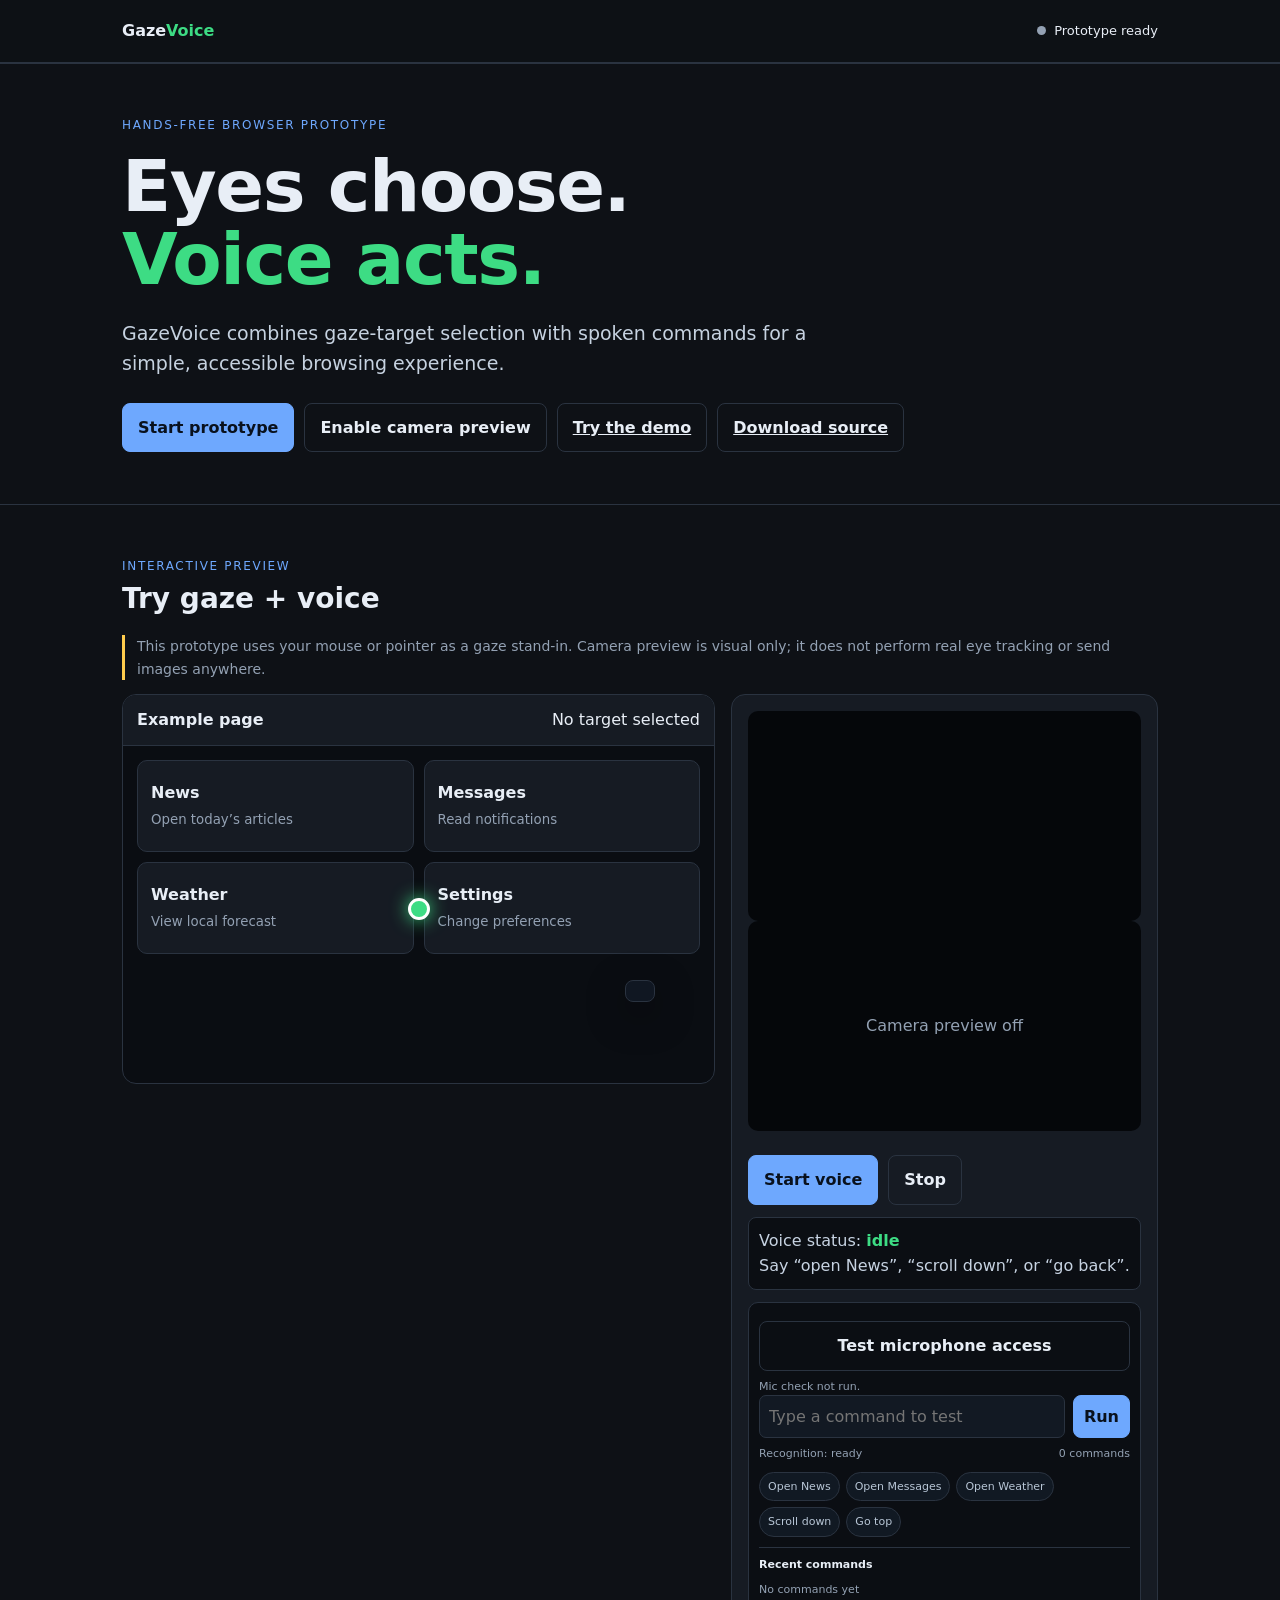
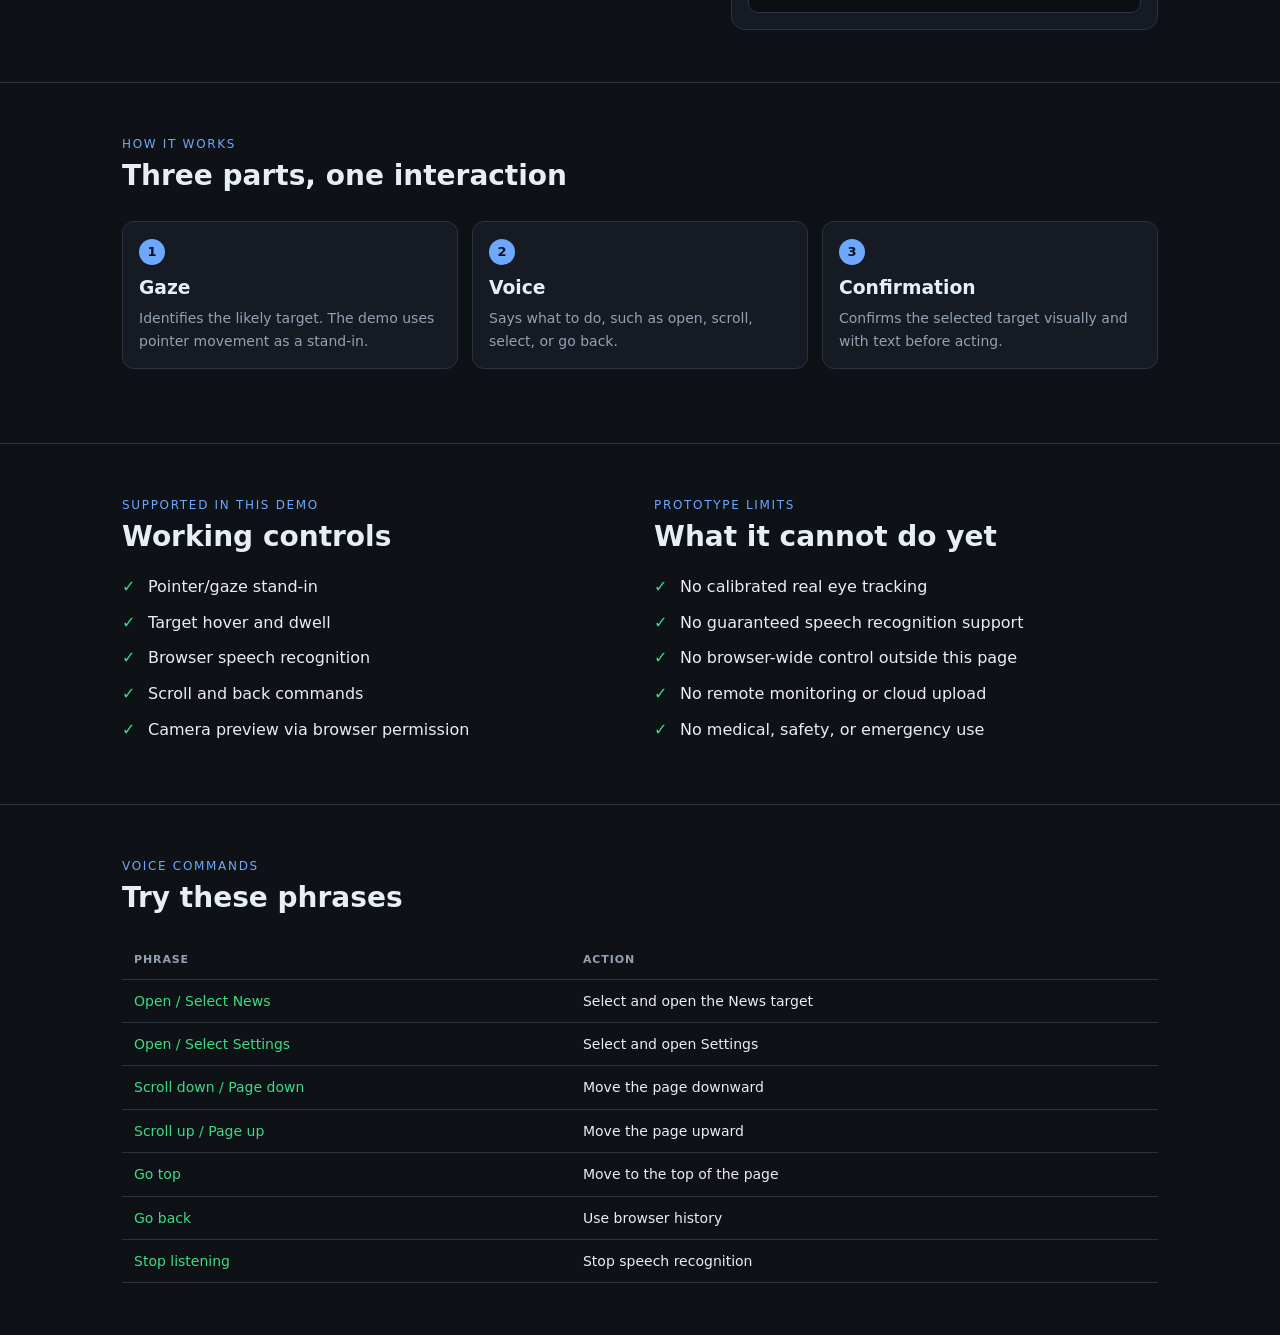
<file: legacy_prototype/index.html>
<!doctype html>
<html lang="en">
<head>
  <meta charset="utf-8">
  <meta name="viewport" content="width=device-width,initial-scale=1">
  <meta name="theme-color" content="#0e1116">
  <meta name="description" content="GazeVoice — hands-free browsing prototype. Voice says what, gaze says which.">
  <title>GazeVoice — Hands-free browsing</title>
  <style>
    :root{--bg:#0e1116;--panel:#161b23;--panel2:#1b222d;--line:#2a3340;--txt:#e8eef6;--dim:#93a1b3;--ok:#3ddc84;--warn:#ffcc4d;--bad:#ff5d5d;--ac:#6ea8fe}
    *{box-sizing:border-box}html{scroll-behavior:smooth}
    body{margin:0;background:var(--bg);color:var(--txt);font:16px/1.6 system-ui,Segoe UI,Roboto,sans-serif}
    a{color:var(--ac)}button,input{font:inherit}
    .skip{position:absolute;left:-9999px;top:0;background:var(--ac);color:#000;padding:8px 14px;z-index:99}.skip:focus{left:0}
    :focus-visible{outline:3px solid var(--ac);outline-offset:2px}
    code,kbd{background:#0c1016;border:1px solid var(--line);border-radius:5px;padding:1px 5px;font-size:.85em}
    .wrap{max-width:1080px;margin:auto;padding:0 22px}.band{padding:52px 0;border-top:1px solid var(--line)}
    .kicker{color:var(--ac);text-transform:uppercase;letter-spacing:.14em;font-size:12px}
    h1{font-size:clamp(38px,7vw,72px);line-height:1.02;margin:.2em 0 .3em;letter-spacing:-.02em}h1 em{color:var(--ok);font-style:normal}
    h2{font-size:28px;margin:0 0 14px}.lede{font-size:19px;color:#c6d2e0;max-width:60ch}
    .cols{display:grid;grid-template-columns:1fr 1fr;gap:28px}.cols p{margin:0;color:#c6d2e0}
    .grid3{display:grid;grid-template-columns:repeat(auto-fit,minmax(240px,1fr));gap:14px}.grid3>div{background:var(--panel);border:1px solid var(--line);border-radius:12px;padding:16px}.grid3 h3{margin:0 0 6px}.grid3 p{margin:0;color:var(--dim);font-size:14px}
    .topbar{position:sticky;top:0;z-index:20;background:rgba(14,17,22,.94);backdrop-filter:blur(10px);border-bottom:1px solid var(--line)}
    .topbar .wrap{align-items:center;display:flex;height:62px;justify-content:space-between}
    .brand{color:var(--txt);font-weight:800;text-decoration:none}.brand em{color:var(--ok);font-style:normal}
    .status{align-items:center;display:flex;font-size:13px;gap:8px}.dot{background:var(--dim);border-radius:50%;height:9px;width:9px}
    .dot.live{background:var(--ok);box-shadow:0 0 12px rgba(61,220,132,.55)}
    .hero-actions{display:flex;flex-wrap:wrap;gap:10px;margin-top:24px}
    .button{background:var(--ac);border:1px solid var(--ac);border-radius:8px;color:#09111d;cursor:pointer;font-weight:750;padding:11px 15px}.button.secondary{background:transparent;color:var(--txt);border-color:var(--line)}.button.danger{background:var(--bad);border-color:var(--bad);color:#170000}
    .demo{display:grid;gap:16px;grid-template-columns:minmax(260px,1fr) minmax(260px,.72fr)}
    .stage{background:#0a0d12;border:1px solid var(--line);border-radius:14px;height:390px;overflow:hidden;position:relative}
    .stage-head{align-items:center;display:flex;justify-content:space-between;padding:12px 14px;border-bottom:1px solid var(--line);background:var(--panel)}
    .stage-grid{display:grid;gap:10px;grid-template-columns:1fr 1fr;padding:14px}
    .target{background:var(--panel);border:1px solid var(--line);border-radius:10px;color:var(--txt);cursor:pointer;height:92px;text-align:left;padding:13px}.target:hover,.target.hovered{border-color:var(--ac);background:var(--panel2)}.target strong{display:block}.target small{color:var(--dim)}
    .gaze{background:var(--ok);border:3px solid #fff;border-radius:50%;box-shadow:0 0 18px var(--ok);height:22px;position:absolute;transform:translate(-50%,-50%);width:22px;z-index:5;pointer-events:none}
    .sidecard{background:var(--panel);border:1px solid var(--line);border-radius:14px;padding:16px}
    video{background:#05070a;border-radius:10px;display:block;height:210px;object-fit:cover;width:100%}.camera-off{align-items:center;background:#05070a;border-radius:10px;color:var(--dim);display:flex;height:210px;justify-content:center;text-align:center}
    .transcript{background:#0b0e13;border:1px solid var(--line);border-radius:8px;color:#c7d3e2;margin-top:12px;min-height:64px;padding:10px}.transcript b{color:var(--ok)}
    .pipe{list-style:none;display:grid;grid-template-columns:repeat(auto-fit,minmax(200px,1fr));gap:14px;padding:0;margin:22px 0}.pipe li{background:var(--panel);border:1px solid var(--line);border-radius:12px;padding:16px}.pipe span{display:inline-grid;place-items:center;width:26px;height:26px;border-radius:50%;background:var(--ac);color:#08111f;font-weight:700;font-size:13px}.pipe h3{margin:8px 0 4px}.pipe p{margin:0;font-size:14px;color:var(--dim)}
    .cmds{width:100%;border-collapse:collapse;margin:20px 0 0;font-size:14px}.cmds th,.cmds td{text-align:left;padding:10px 12px;border-bottom:1px solid var(--line)}.cmds th{color:var(--dim);text-transform:uppercase;font-size:11px;letter-spacing:.08em}.cmds td:first-child{color:var(--ok);white-space:nowrap}
    .tick{list-style:none;padding:0;margin:0}.tick li{padding-left:26px;position:relative;margin-bottom:10px}.tick li::before{content:"✓";position:absolute;left:0;color:var(--ok);font-weight:700}
    .note{color:var(--dim);font-size:14px;border-left:3px solid var(--warn);padding-left:12px}
    .toast{background:#101722;border:1px solid var(--line);border-radius:8px;bottom:18px;box-shadow:0 12px 40px #0007;left:50%;padding:10px 14px;position:fixed;transform:translate(-50%,120px);transition:.25s;z-index:50}.toast.show{transform:translate(-50%,0)}
    .voice-box{background:#0b0e13;border:1px solid var(--line);border-radius:10px;margin-top:12px;padding:10px}.voice-line{align-items:center;display:flex;gap:8px}.voice-line input{background:#121923;border:1px solid var(--line);border-radius:7px;color:var(--txt);min-width:0;padding:8px 9px;width:100%}.voice-line button{flex:0 0 auto;padding:8px 10px}.voice-meta{align-items:center;color:var(--dim);display:flex;font-size:11px;justify-content:space-between;margin-top:7px}.confidence{color:var(--ok)}.chip-row{display:flex;flex-wrap:wrap;gap:6px;margin-top:9px}.command-chip{background:#111923;border:1px solid var(--line);border-radius:16px;color:#b8c6d6;cursor:pointer;font-size:11px;padding:5px 8px}.command-chip:hover{border-color:var(--ac);color:var(--txt)}.history{border-top:1px solid var(--line);margin-top:10px;padding-top:8px}.history strong{display:block;font-size:11px;margin-bottom:5px}.history-list{list-style:none;margin:0;max-height:90px;overflow:auto;padding:0}.history-list li{color:var(--dim);font-size:11px;padding:3px 0}.history-list li span{color:var(--ok);margin-right:6px}.mic-live{animation:pulse 1.2s infinite}.mic-live::before{content:"";display:inline-block;background:var(--bad);border-radius:50%;height:7px;margin-right:6px;width:7px}@keyframes pulse{50%{opacity:.55}}
    .mic-test{width:100%;margin-top:8px}.diagnostic{color:var(--dim);font-size:11px;line-height:1.45;margin:8px 0 0}.diagnostic.good{color:var(--ok)}.diagnostic.bad{color:#ff9a9a}
    @media(max-width:780px){.cols,.demo{grid-template-columns:1fr}.stage{height:350px}}
  </style>
</head>
<body>
  <a class="skip" href="#main">Skip to main content</a>
  <nav class="topbar" aria-label="Main navigation">
    <div class="wrap"><a class="brand" href="#top">Gaze<em>Voice</em></a><div class="status"><span class="dot" id="status-dot"></span><span id="status-text">Prototype ready</span></div></div>
  </nav>
  <main id="main">
    <header class="band" id="top">
      <div class="wrap">
        <div class="kicker">Hands-free browser prototype</div>
        <h1>Eyes choose.<br><em>Voice acts.</em></h1>
        <p class="lede">GazeVoice combines gaze-target selection with spoken commands for a simple, accessible browsing experience.</p>
        <div class="hero-actions">
          <button class="button" id="start-all" type="button">Start prototype</button>
          <button class="button secondary" id="enable-camera" type="button">Enable camera preview</button>
          <a class="button secondary" href="#try">Try the demo</a>
          <a class="button secondary" href="/download/source" download="gazevoice-source.zip">Download source</a>
        </div>
      </div>
    </header>
    <section class="band" id="try">
      <div class="wrap">
        <div class="kicker">Interactive preview</div>
        <h2>Try gaze + voice</h2>
        <p class="note">This prototype uses your mouse or pointer as a gaze stand-in. Camera preview is visual only; it does not perform real eye tracking or send images anywhere.</p>
        <div class="demo">
          <div class="stage" id="stage">
            <div class="stage-head"><strong>Example page</strong><span id="selected-target">No target selected</span></div>
            <div class="stage-grid">
              <button class="target" data-label="News"><strong>News</strong><small>Open today’s articles</small></button>
              <button class="target" data-label="Messages"><strong>Messages</strong><small>Read notifications</small></button>
              <button class="target" data-label="Weather"><strong>Weather</strong><small>View local forecast</small></button>
              <button class="target" data-label="Settings"><strong>Settings</strong><small>Change preferences</small></button>
            </div>
            <div class="gaze" id="gaze" style="left:50%;top:55%"></div>
          </div>
          <aside class="sidecard">
            <video id="camera" autoplay playsinline muted hidden></video>
            <div class="camera-off" id="camera-off">Camera preview off</div>
            <div class="hero-actions">
              <button class="button" id="listen" type="button">Start voice</button>
              <button class="button secondary" id="stop-listen" type="button" disabled>Stop</button>
            </div>
            <div class="transcript"><span id="mic-indicator">Voice status:</span> <b id="voice-status">idle</b><br><span id="heard">Say “open News”, “scroll down”, or “go back”.</span></div>
            <div class="voice-box">
              <button class="button secondary mic-test" id="mic-test" type="button">Test microphone access</button>
              <p class="diagnostic" id="mic-diagnostic">Mic check not run.</p>
              <div class="voice-line"><input id="text-command" aria-label="Type a voice command" placeholder="Type a command to test"><button class="button" id="run-command" type="button">Run</button></div>
              <div class="voice-meta"><span id="confidence">Recognition: ready</span><span id="command-count">0 commands</span></div>
              <div class="chip-row" aria-label="Quick commands"><button class="command-chip" type="button" data-command="open News">Open News</button><button class="command-chip" type="button" data-command="open Messages">Open Messages</button><button class="command-chip" type="button" data-command="open Weather">Open Weather</button><button class="command-chip" type="button" data-command="scroll down">Scroll down</button><button class="command-chip" type="button" data-command="go top">Go top</button></div>
              <div class="history"><strong>Recent commands</strong><ul class="history-list" id="history-list"><li>No commands yet</li></ul></div>
            </div>
          </aside>
        </div>
      </div>
    </section>
    <section class="band">
      <div class="wrap">
        <div class="kicker">How it works</div><h2>Three parts, one interaction</h2>
        <ol class="pipe">
          <li><span>1</span><h3>Gaze</h3><p>Identifies the likely target. The demo uses pointer movement as a stand-in.</p></li>
          <li><span>2</span><h3>Voice</h3><p>Says what to do, such as open, scroll, select, or go back.</p></li>
          <li><span>3</span><h3>Confirmation</h3><p>Confirms the selected target visually and with text before acting.</p></li>
        </ol>
      </div>
    </section>
    <section class="band">
      <div class="wrap cols">
        <div><div class="kicker">Supported in this demo</div><h2>Working controls</h2><ul class="tick"><li>Pointer/gaze stand-in</li><li>Target hover and dwell</li><li>Browser speech recognition</li><li>Scroll and back commands</li><li>Camera preview via browser permission</li></ul></div>
        <div><div class="kicker">Prototype limits</div><h2>What it cannot do yet</h2><ul class="tick"><li>No calibrated real eye tracking</li><li>No guaranteed speech recognition support</li><li>No browser-wide control outside this page</li><li>No remote monitoring or cloud upload</li><li>No medical, safety, or emergency use</li></ul></div>
      </div>
    </section>
    <section class="band">
      <div class="wrap">
        <div class="kicker">Voice commands</div><h2>Try these phrases</h2>
        <table class="cmds"><thead><tr><th>Phrase</th><th>Action</th></tr></thead><tbody>
          <tr><td>Open / Select News</td><td>Select and open the News target</td></tr><tr><td>Open / Select Settings</td><td>Select and open Settings</td></tr><tr><td>Scroll down / Page down</td><td>Move the page downward</td></tr><tr><td>Scroll up / Page up</td><td>Move the page upward</td></tr><tr><td>Go top</td><td>Move to the top of the page</td></tr><tr><td>Go back</td><td>Use browser history</td></tr><tr><td>Stop listening</td><td>Stop speech recognition</td></tr>
        </tbody></table>
      </div>
    </section>
  </main>
  <div class="toast" id="toast" role="status"></div>
  <script>
    const $ = (id) => document.getElementById(id);
    const stage = $("stage"), gaze = $("gaze"), targets = [...document.querySelectorAll(".target")];
    let recognition = null, listening = false, hoverTarget = null, dwellTimer = null, dwellEnabled = true, commandCount = 0;
    let localStream=null, localContext=null, localProcessor=null, localSocket=null;
    function toast(message){const node=$("toast");node.textContent=message;node.classList.add("show");clearTimeout(node.hideTimer);node.hideTimer=setTimeout(()=>node.classList.remove("show"),2200);}
    function setLive(live){$("status-dot").classList.toggle("live",live);$("status-text").textContent=live?"Voice listening":"Prototype ready";$("mic-indicator").classList.toggle("mic-live",live);}
    function selectTarget(target){if(!target)return;targets.forEach(item=>item.classList.remove("hovered"));target.classList.add("hovered");$("selected-target").textContent="Selected: "+target.dataset.label;toast(target.dataset.label+" selected");}
    function openTarget(label){const target=targets.find(item=>item.dataset.label.toLowerCase()===label.toLowerCase());if(!target){toast("Target not found");return;}selectTarget(target);target.animate([{transform:"scale(1)"},{transform:"scale(.96)"},{transform:"scale(1)"}],{duration:280});toast(label+" opened in demo");}
    stage.addEventListener("mousemove",(event)=>{const rect=stage.getBoundingClientRect();gaze.style.left=(event.clientX-rect.left)+"px";gaze.style.top=(event.clientY-rect.top)+"px";});
    targets.forEach((target)=>{target.addEventListener("mouseenter",()=>{hoverTarget=target;targets.forEach(item=>item.classList.remove("hovered"));target.classList.add("hovered");$("selected-target").textContent="Gaze target: "+target.dataset.label;if(dwellEnabled){clearTimeout(dwellTimer);dwellTimer=setTimeout(()=>selectTarget(target),900)}});target.addEventListener("mouseleave",()=>{clearTimeout(dwellTimer);hoverTarget=null});target.addEventListener("click",()=>openTarget(target.dataset.label));});
    async function enableCamera(){try{const stream=await navigator.mediaDevices.getUserMedia({video:{facingMode:"user"},audio:false});$("camera").srcObject=stream;$("camera").hidden=false;$("camera-off").hidden=true;$("enable-camera").textContent="Camera enabled";toast("Camera preview enabled");}catch(error){toast("Camera unavailable: "+error.name);}}
    $("enable-camera").addEventListener("click",enableCamera);
    function initSpeech(){return {type:"local-vosk"};}
    function resampleTo16k(input,sampleRate){if(sampleRate===16000)return input;const ratio=sampleRate/16000,outputLength=Math.round(input.length/ratio),output=new Float32Array(outputLength);let offsetResult=0,offsetBuffer=0;while(offsetResult<outputLength){const nextOffset=Math.round((offsetResult+1)*ratio);let sum=0,count=0;for(let i=offsetBuffer;i<nextOffset&&i<input.length;i++){sum+=input[i];count++}output[offsetResult]=count?sum/count:0;offsetResult++;offsetBuffer=nextOffset}return output}
    function floatToPcm16(float32){const pcm=new ArrayBuffer(float32.length*2),view=new DataView(pcm);for(let i=0;i<float32.length;i++){const value=Math.max(-1,Math.min(1,float32[i])),sample=value<0?value*0x8000:value*0x7fff;view.setInt16(i*2,sample,true)}return pcm}
    function addHistory(command,success){commandCount++;$("command-count").textContent=commandCount+" command"+(commandCount===1?"":"s");const list=$("history-list");if(commandCount===1)list.replaceChildren();const item=document.createElement("li");item.innerHTML="<span>"+(success?"✓":"?")+"</span>"+command.replaceAll("<","&lt;").replaceAll(">","&gt;");list.prepend(item);}
    function runCommand(command,fromVoice=false){const clean=command.toLowerCase().replace(/[.!?]+$/,"").trim();$("heard").textContent=(fromVoice?"Heard: ":"Testing: ")+"“"+clean+"”";let success=true;if(clean.includes("stop listening")||clean==="stop"){stopListening();addHistory(clean,true);return;}if(clean.includes("go back")||clean.includes("previous page")){history.length>1?history.back():toast("Nothing earlier in browser history");addHistory(clean,history.length>1);return;}if(clean.includes("go top")||clean==="top"){window.scrollTo({top:0,behavior:"smooth"});toast("Moved to top");addHistory(clean,true);return;}if(clean.includes("scroll down")||clean.includes("page down")){window.scrollBy({top:420,behavior:"smooth"});toast("Scrolled down");addHistory(clean,true);return;}if(clean.includes("scroll up")||clean.includes("page up")){window.scrollBy({top:-420,behavior:"smooth"});toast("Scrolled up");addHistory(clean,true);return;}if(clean.includes("open")||clean.includes("select")){const match=targets.find(target=>clean.includes(target.dataset.label.toLowerCase()));if(match){openTarget(match.dataset.label);addHistory(clean,true);return;}success=false;}else if(clean==="help"||clean.includes("show commands")){document.querySelector(".cmds").scrollIntoView({behavior:"smooth"});toast("Voice commands shown");addHistory(clean,true);return;}else{const match=targets.find(target=>clean.includes(target.dataset.label.toLowerCase()));if(match){openTarget(match.dataset.label);addHistory(clean,true);return;}success=false;}addHistory(clean,false);toast(success?"Command complete":"Command not recognised — try “open News”");}
    async function startListening(){
      if(listening)return;
      if(!navigator.mediaDevices||!navigator.mediaDevices.getUserMedia){$("heard").textContent="Microphone API unavailable.";return;}
      try{
        const status=await fetch("/api/speech-status").then((response)=>response.json());
        if(!status.available){$("voice-status").textContent="unavailable";$("heard").textContent="Local speech model is not installed.";return;}
        localStream=await navigator.mediaDevices.getUserMedia({audio:{echoCancellation:true,noiseSuppression:true,channelCount:1},video:false});
        localContext=new (window.AudioContext||window.webkitAudioContext)();
        await localContext.resume();
        const source=localContext.createMediaStreamSource(localStream);
        localProcessor=localContext.createScriptProcessor(4096,1,1);
        const wsProtocol=location.protocol==="https:"?"wss":"ws";
        localSocket=new WebSocket(wsProtocol+"://"+location.host+"/ws/speech");
        localSocket.binaryType="arraybuffer";
        localSocket.onopen=()=>{
          listening=true;recognition=initSpeech();
          $("listen").disabled=true;$("stop-listen").disabled=false;$("voice-status").textContent="listening";
          $("heard").textContent="Listening locally. Speak a command.";
          $("confidence").textContent="Recognition: local Vosk";
          setLive(true);
          source.connect(localProcessor);localProcessor.connect(localContext.destination);
          localProcessor.onaudioprocess=(event)=>{
            if(!listening||localSocket.readyState!==WebSocket.OPEN)return;
            const input=event.inputBuffer.getChannelData(0);
            const resampled=resampleTo16k(input,localContext.sampleRate);
            localSocket.send(floatToPcm16(resampled));
          };
        };
        localSocket.onmessage=(event)=>{
          const message=JSON.parse(event.data);
          if(message.partial){$("heard").textContent="Listening: "+message.partial;}
          if(message.final){$("confidence").textContent="Recognition: local final";runCommand(message.final.toLowerCase(),true);}
          if(message.error){$("voice-status").textContent="error";$("heard").textContent=message.error;}
        };
        localSocket.onclose=()=>{if(listening)stopListening()};
        localSocket.onerror=()=>{$("voice-status").textContent="error";$("heard").textContent="Could not connect to the local speech service.";stopListening()};
      }catch(error){
        $("voice-status").textContent="error";
        $("heard").textContent=error.name==="NotAllowedError"?"Microphone permission was denied.":"Could not start microphone: "+error.name;
        $("confidence").textContent="Recognition: local unavailable";
        listening=false;setLive(false);
      }
    }
    function stopListening(){
      listening=false;
      if(localProcessor){localProcessor.disconnect();localProcessor.onaudioprocess=null;localProcessor=null;}
      if(localContext){localContext.close().catch(()=>{});localContext=null;}
      if(localStream){localStream.getTracks().forEach((track)=>track.stop());localStream=null;}
      if(localSocket){localSocket.close();localSocket=null;}
      recognition=null;
      $("listen").disabled=false;$("stop-listen").disabled=true;$("voice-status").textContent="idle";$("heard").textContent="Local voice recognition stopped.";setLive(false);
    }
    $("listen").addEventListener("click",startListening);$("stop-listen").addEventListener("click",stopListening);
    $("start-all").addEventListener("click",async()=>{await enableCamera();startListening();document.querySelector("#try").scrollIntoView({behavior:"smooth"})});
    $("run-command").addEventListener("click",()=>{const input=$("text-command"),command=input.value.trim();if(command){runCommand(command,false);input.select()}});
    $("text-command").addEventListener("keydown",(event)=>{if(event.key==="Enter")$("run-command").click()});
    document.querySelectorAll(".command-chip").forEach((chip)=>chip.addEventListener("click",()=>{$("text-command").value=chip.dataset.command;$("run-command").click()}));
    async function testMicrophone(){const diagnostic=$("mic-diagnostic");diagnostic.className="diagnostic";diagnostic.textContent="Requesting microphone access...";if(!navigator.mediaDevices||!navigator.mediaDevices.getUserMedia){diagnostic.className="diagnostic bad";diagnostic.textContent="Microphone API unavailable. Open the app in Chrome or Edge over localhost.";return;}if(!window.isSecureContext){diagnostic.className="diagnostic bad";diagnostic.textContent="Mic access requires localhost or HTTPS.";return;}try{const stream=await navigator.mediaDevices.getUserMedia({audio:true,video:false});const track=stream.getAudioTracks()[0];diagnostic.className="diagnostic good";diagnostic.textContent="Microphone connected: "+(track&&track.label?track.label:"microphone detected")+".";stream.getTracks().forEach((item)=>item.stop());$("confidence").textContent="Recognition: microphone ready";toast("Microphone connected");}catch(error){diagnostic.className="diagnostic bad";diagnostic.textContent="Microphone blocked: "+error.name+". Allow microphone access in the browser address-bar permission menu.";toast("Microphone permission needed");}}
    $("mic-test").addEventListener("click",testMicrophone);
    if(!window.isSecureContext){$("mic-diagnostic").className="diagnostic bad";$("mic-diagnostic").textContent="Mic access requires localhost or HTTPS.";}
  </script>
</body>
</html>
</file>
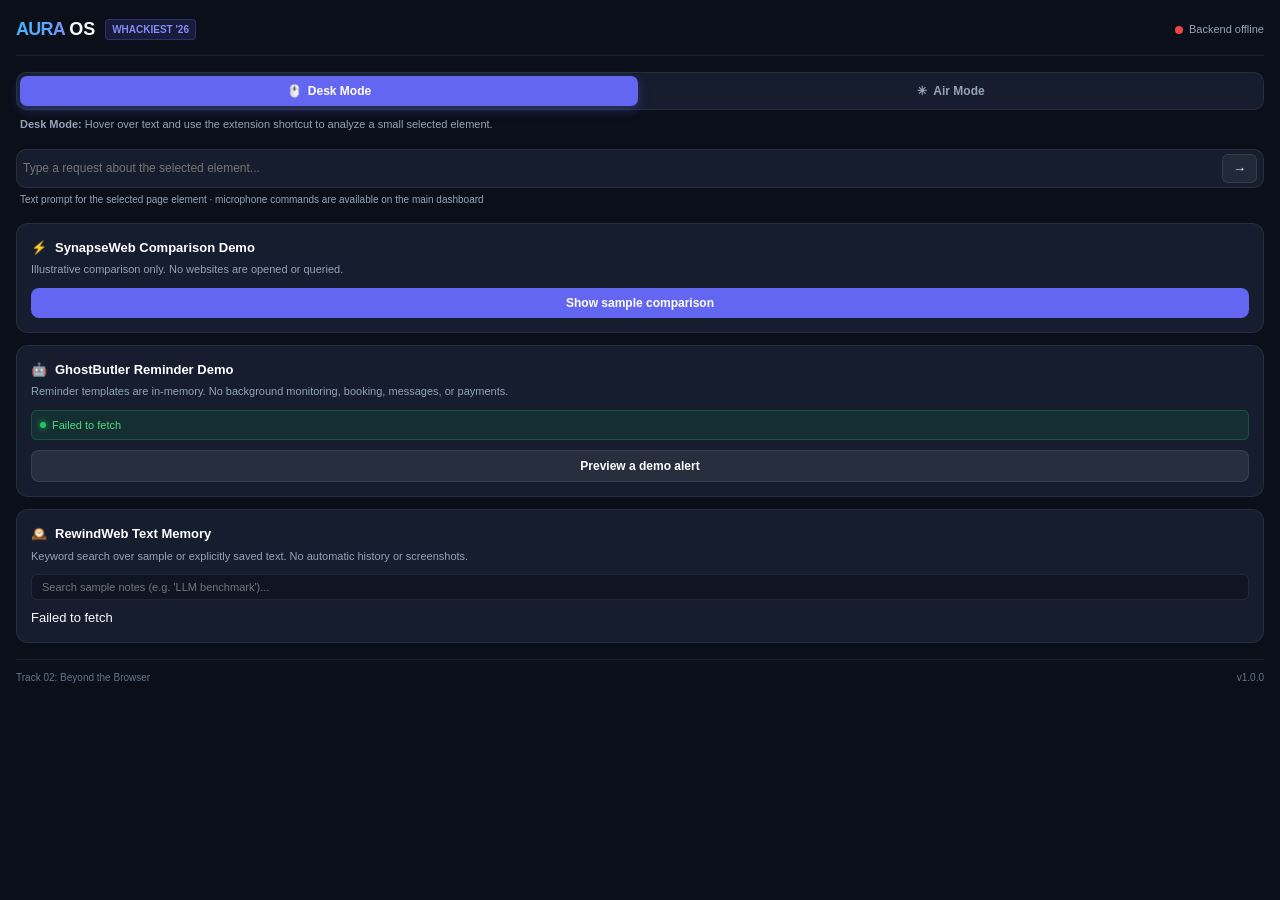
<file: sidepanel.html>
<!DOCTYPE html>
<html lang="en">
<head>
  <meta charset="UTF-8">
  <meta name="viewport" content="width=device-width, initial-scale=1.0">
  <title>AuraOS Command Center</title>
  <link rel="stylesheet" href="sidepanel.css">
</head>
<body>
  <div class="panel-container">
    <!-- Top Header -->
    <header class="panel-header">
      <div class="brand">
        <span class="logo-aura">AURA</span><span class="logo-os">OS</span>
        <span class="hackathon-tag">wHACKiest '26</span>
      </div>
      <div class="status-indicator">
        <span class="status-dot live" id="backend-status-dot"></span>
        <span class="status-label" id="backend-status-text">Backend Live</span>
      </div>
    </header>

    <!-- Mode Selector: Desk Mode vs Air Mode -->
    <section class="mode-section">
      <div class="mode-switch-pill">
        <button class="mode-btn active" id="btn-mode-desk">
          <span class="icon">🖱️</span> Desk Mode
        </button>
        <button class="mode-btn" id="btn-mode-air">
          <span class="icon">✳</span> Air Mode
        </button>
      </div>
      <div class="mode-caption" id="mode-caption">
        <strong>Desk Mode:</strong> Hover over text and use the extension shortcut to analyze a small selected element.
      </div>
    </section>

    <!-- Voice Command Bar -->
    <section class="voice-section">
      <div class="voice-bar">
        <input type="text" id="voice-input" placeholder="Type a request about the selected element..." />
        <button class="send-btn" id="btn-voice-send">→</button>
      </div>
      <div class="voice-hint">Text prompt for the selected page element · microphone commands are available on the main dashboard</div>
    </section>

    <!-- Tab Panels / Sections -->
    <main class="modules-container">
      <!-- Pillar 3: Multi-Tab Swarm -->
      <div class="module-card">
        <div class="card-header">
          <span class="card-icon">⚡</span>
          <h3>SynapseWeb Comparison Demo</h3>
        </div>
        <p class="card-desc">Illustrative comparison only. No websites are opened or queried.</p>
        <button class="action-btn" id="btn-run-swarm">Show sample comparison</button>
        <div class="swarm-results" id="swarm-results-box" style="display: none;">
          <!-- Populated dynamically -->
        </div>
      </div>

      <!-- Pillar 4: GhostButler Background Tasks -->
      <div class="module-card">
        <div class="card-header">
          <span class="card-icon">🤖</span>
          <h3>GhostButler Reminder Demo</h3>
        </div>
        <p class="card-desc">Reminder templates are in-memory. No background monitoring, booking, messages, or payments.</p>
        <div class="mission-pill" id="active-mission-pill">
          <span class="live-dot"></span>
          <span>Loading demo reminder…</span>
        </div>
        <button class="action-btn secondary" id="btn-trigger-whatsapp">Preview a demo alert</button>
        <div class="whatsapp-preview" id="whatsapp-preview-box" style="display: none;">
          <!-- Populated dynamically -->
        </div>
      </div>

      <!-- Pillar 5: RewindWeb Memory -->
      <div class="module-card">
        <div class="card-header">
          <span class="card-icon">🕰️</span>
          <h3>RewindWeb Text Memory</h3>
        </div>
        <p class="card-desc">Keyword search over sample or explicitly saved text. No automatic history or screenshots.</p>
        <div class="search-bar">
          <input type="text" id="memory-search-input" placeholder="Search sample notes (e.g. 'LLM benchmark')..." />
        </div>
        <div class="memory-list" id="memory-list-box">
          <!-- Populated dynamically -->
        </div>
      </div>
    </main>

    <footer class="panel-footer">
      <span>Track 02: Beyond the Browser</span>
      <span class="version-tag">v1.0.0</span>
    </footer>
  </div>

  <script src="sidepanel.js"></script>
</body>
</html>
</file>
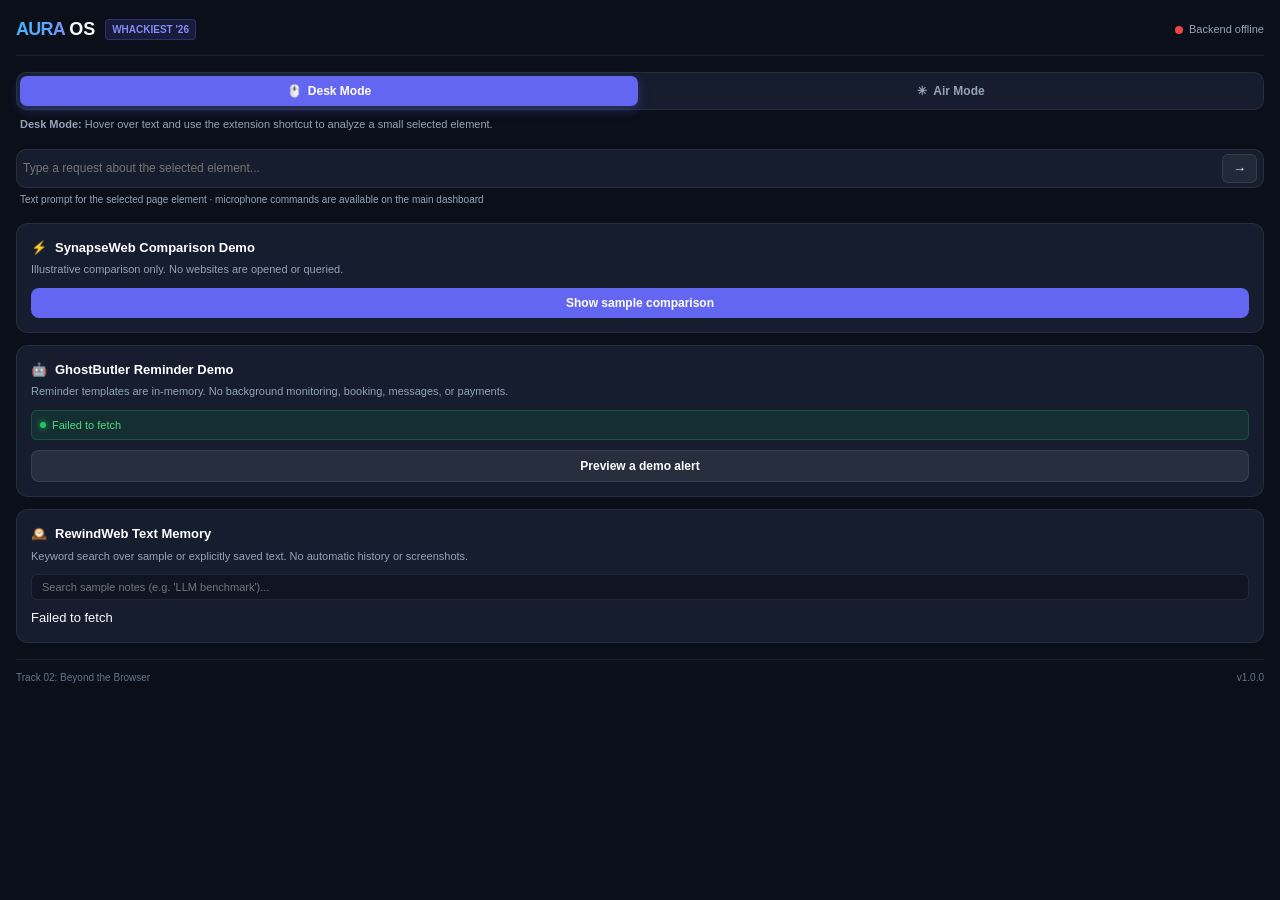
<file: extension/sidepanel/sidepanel.html>
<!DOCTYPE html>
<html lang="en">
<head>
  <meta charset="UTF-8">
  <meta name="viewport" content="width=device-width, initial-scale=1.0">
  <title>AuraOS Command Center</title>
  <link rel="stylesheet" href="sidepanel.css">
</head>
<body>
  <div class="panel-container">
    <!-- Top Header -->
    <header class="panel-header">
      <div class="brand">
        <span class="logo-aura">AURA</span><span class="logo-os">OS</span>
        <span class="hackathon-tag">wHACKiest '26</span>
      </div>
      <div class="status-indicator">
        <span class="status-dot live" id="backend-status-dot"></span>
        <span class="status-label" id="backend-status-text">Backend Live</span>
      </div>
    </header>

    <!-- Mode Selector: Desk Mode vs Air Mode -->
    <section class="mode-section">
      <div class="mode-switch-pill">
        <button class="mode-btn active" id="btn-mode-desk">
          <span class="icon">🖱️</span> Desk Mode
        </button>
        <button class="mode-btn" id="btn-mode-air">
          <span class="icon">✳</span> Air Mode
        </button>
      </div>
      <div class="mode-caption" id="mode-caption">
        <strong>Desk Mode:</strong> Hover over text and use the extension shortcut to analyze a small selected element.
      </div>
    </section>

    <!-- Voice Command Bar -->
    <section class="voice-section">
      <div class="voice-bar">
        <input type="text" id="voice-input" placeholder="Type a request about the selected element..." />
        <button class="send-btn" id="btn-voice-send">→</button>
      </div>
      <div class="voice-hint">Text prompt for the selected page element · microphone commands are available on the main dashboard</div>
    </section>

    <!-- Tab Panels / Sections -->
    <main class="modules-container">
      <!-- Pillar 3: Multi-Tab Swarm -->
      <div class="module-card">
        <div class="card-header">
          <span class="card-icon">⚡</span>
          <h3>SynapseWeb Comparison Demo</h3>
        </div>
        <p class="card-desc">Illustrative comparison only. No websites are opened or queried.</p>
        <button class="action-btn" id="btn-run-swarm">Show sample comparison</button>
        <div class="swarm-results" id="swarm-results-box" style="display: none;">
          <!-- Populated dynamically -->
        </div>
      </div>

      <!-- Pillar 4: GhostButler Background Tasks -->
      <div class="module-card">
        <div class="card-header">
          <span class="card-icon">🤖</span>
          <h3>GhostButler Reminder Demo</h3>
        </div>
        <p class="card-desc">Reminder templates are in-memory. No background monitoring, booking, messages, or payments.</p>
        <div class="mission-pill" id="active-mission-pill">
          <span class="live-dot"></span>
          <span>Loading demo reminder…</span>
        </div>
        <button class="action-btn secondary" id="btn-trigger-whatsapp">Preview a demo alert</button>
        <div class="whatsapp-preview" id="whatsapp-preview-box" style="display: none;">
          <!-- Populated dynamically -->
        </div>
      </div>

      <!-- Pillar 5: RewindWeb Memory -->
      <div class="module-card">
        <div class="card-header">
          <span class="card-icon">🕰️</span>
          <h3>RewindWeb Text Memory</h3>
        </div>
        <p class="card-desc">Keyword search over sample or explicitly saved text. No automatic history or screenshots.</p>
        <div class="search-bar">
          <input type="text" id="memory-search-input" placeholder="Search sample notes (e.g. 'LLM benchmark')..." />
        </div>
        <div class="memory-list" id="memory-list-box">
          <!-- Populated dynamically -->
        </div>
      </div>
    </main>

    <footer class="panel-footer">
      <span>Track 02: Beyond the Browser</span>
      <span class="version-tag">v1.0.0</span>
    </footer>
  </div>

  <script src="sidepanel.js"></script>
</body>
</html>
</file>
<file: sidepanel.css>
/* ==========================================================================
   AuraOS SidePanel Command Center Styles
   Sleek Dark Cyberpunk / Modern Minimalist Aesthetic
   ========================================================================== */

:root {
  --bg-main: #0b0f19;
  --bg-card: #151d2e;
  --bg-hover: #1e293b;
  --border: rgba(255, 255, 255, 0.08);
  --border-focus: #6366f1;
  --text-main: #f8fafc;
  --text-dim: #94a3b8;
  --accent-primary: #6366f1;
  --accent-cyan: #38bdf8;
  --accent-green: #22c55e;
  --accent-amber: #f59e0b;
  --accent-red: #ef4444;
}

* {
  box-sizing: border-box;
  margin: 0;
  padding: 0;
  font-family: -apple-system, BlinkMacSystemFont, "Segoe UI", Roboto, sans-serif;
}

body {
  background: var(--bg-main);
  color: var(--text-main);
  font-size: 13px;
  line-height: 1.5;
  width: 100%;
  min-height: 100vh;
}

.panel-container {
  display: flex;
  flex-direction: column;
  padding: 16px;
  gap: 16px;
}

/* Header */
.panel-header {
  display: flex;
  justify-content: space-between;
  align-items: center;
  padding-bottom: 12px;
  border-bottom: 1px solid var(--border);
}

.brand {
  display: flex;
  align-items: center;
  gap: 4px;
}

.logo-aura {
  font-weight: 900;
  letter-spacing: -0.04em;
  font-size: 18px;
  background: linear-gradient(135deg, #38bdf8, #818cf8);
  -webkit-background-clip: text;
  -webkit-text-fill-color: transparent;
}

.logo-os {
  font-weight: 900;
  font-size: 18px;
  color: #f8fafc;
}

.hackathon-tag {
  font-size: 10px;
  font-weight: 700;
  text-transform: uppercase;
  background: rgba(99, 102, 241, 0.15);
  color: #818cf8;
  padding: 2px 6px;
  border-radius: 4px;
  margin-left: 6px;
  border: 1px solid rgba(99, 102, 241, 0.3);
}

.status-indicator {
  display: flex;
  align-items: center;
  gap: 6px;
  font-size: 11px;
  color: var(--text-dim);
}

.status-dot {
  width: 8px;
  height: 8px;
  border-radius: 50%;
}

.status-dot.live {
  background: var(--accent-green);
  box-shadow: 0 0 10px var(--accent-green);
}

.status-dot.dead {
  background: var(--accent-red);
}

/* Mode Switcher */
.mode-switch-pill {
  display: flex;
  background: var(--bg-card);
  border: 1px solid var(--border);
  border-radius: 10px;
  padding: 3px;
  gap: 4px;
}

.mode-btn {
  flex: 1;
  background: transparent;
  border: none;
  color: var(--text-dim);
  padding: 8px;
  border-radius: 7px;
  cursor: pointer;
  font-weight: 600;
  font-size: 12px;
  display: flex;
  align-items: center;
  justify-content: center;
  gap: 6px;
  transition: all 0.2s ease;
}

.mode-btn.active {
  background: var(--accent-primary);
  color: #ffffff;
  box-shadow: 0 4px 12px rgba(99, 102, 241, 0.3);
}

.mode-caption {
  font-size: 11px;
  color: var(--text-dim);
  margin-top: 6px;
  padding: 0 4px;
}

.mode-caption code {
  background: rgba(255, 255, 255, 0.08);
  padding: 2px 4px;
  border-radius: 4px;
  color: var(--accent-cyan);
}

/* Voice Bar */
.voice-bar {
  display: flex;
  align-items: center;
  background: var(--bg-card);
  border: 1px solid var(--border);
  border-radius: 10px;
  padding: 4px 6px;
  gap: 6px;
}

.voice-bar input {
  flex: 1;
  background: transparent;
  border: none;
  color: var(--text-main);
  font-size: 12px;
  outline: none;
}

.mic-btn, .send-btn {
  background: rgba(255, 255, 255, 0.06);
  border: 1px solid var(--border);
  border-radius: 6px;
  color: var(--text-main);
  cursor: pointer;
  padding: 6px 10px;
  font-size: 13px;
  transition: all 0.15s;
}

.mic-btn:hover, .send-btn:hover {
  background: rgba(255, 255, 255, 0.12);
}

.mic-btn.listening {
  background: var(--accent-red);
  color: white;
  animation: pulse 1s infinite;
}

.voice-hint {
  font-size: 10px;
  color: var(--text-dim);
  margin-top: 4px;
  padding-left: 4px;
}

/* Module Cards */
.modules-container {
  display: flex;
  flex-direction: column;
  gap: 12px;
}

.module-card {
  background: var(--bg-card);
  border: 1px solid var(--border);
  border-radius: 12px;
  padding: 14px;
}

.card-header {
  display: flex;
  align-items: center;
  gap: 8px;
  margin-bottom: 4px;
}

.card-header h3 {
  font-size: 13px;
  font-weight: 700;
  color: #ffffff;
}

.card-desc {
  font-size: 11px;
  color: var(--text-dim);
  margin-bottom: 10px;
}

.action-btn {
  width: 100%;
  background: var(--accent-primary);
  border: none;
  border-radius: 8px;
  color: white;
  font-weight: 600;
  font-size: 12px;
  padding: 8px 12px;
  cursor: pointer;
  transition: all 0.2s;
}

.action-btn.secondary {
  background: rgba(255, 255, 255, 0.08);
  border: 1px solid var(--border);
}

.action-btn:hover {
  filter: brightness(1.15);
}

/* Swarm Result */
.swarm-results {
  margin-top: 10px;
  background: rgba(0, 0, 0, 0.3);
  border-radius: 8px;
  padding: 10px;
  border: 1px solid var(--border);
}

.winner-box {
  border-left: 3px solid var(--accent-green);
  padding-left: 8px;
  margin-bottom: 8px;
}

.winner-box strong {
  color: var(--accent-green);
  display: block;
}

.matrix-row {
  display: flex;
  justify-content: space-between;
  font-size: 11px;
  padding: 3px 0;
  color: var(--text-dim);
}

.matrix-row.best {
  color: var(--text-main);
  font-weight: 700;
}

.consent-pill {
  margin-top: 8px;
  font-size: 10px;
  color: #38bdf8;
  background: rgba(56, 189, 248, 0.1);
  padding: 4px 6px;
  border-radius: 4px;
  text-align: center;
}

/* GhostButler Mission Pill */
.mission-pill {
  display: flex;
  align-items: center;
  gap: 6px;
  background: rgba(34, 197, 94, 0.1);
  border: 1px solid rgba(34, 197, 94, 0.25);
  border-radius: 6px;
  padding: 6px 8px;
  font-size: 11px;
  color: #4ade80;
  margin-bottom: 10px;
}

.live-dot {
  width: 6px;
  height: 6px;
  background: #22c55e;
  border-radius: 50%;
  box-shadow: 0 0 6px #22c55e;
}

.whatsapp-bubble {
  margin-top: 10px;
  background: #064e3b;
  border: 1px solid #059669;
  border-radius: 8px;
  padding: 8px;
}

.wa-header {
  font-size: 10px;
  font-weight: 700;
  color: #a7f3d0;
  margin-bottom: 4px;
}

.wa-body {
  font-size: 11px;
  white-space: pre-wrap;
  color: #ecfdf5;
}

/* Rewind Memory */
.search-bar input {
  width: 100%;
  background: rgba(0, 0, 0, 0.25);
  border: 1px solid var(--border);
  border-radius: 6px;
  padding: 6px 10px;
  font-size: 11px;
  color: var(--text-main);
  outline: none;
  margin-bottom: 8px;
}

.memory-list {
  display: flex;
  flex-direction: column;
  gap: 6px;
  max-height: 140px;
  overflow-y: auto;
}

.memory-card {
  background: rgba(255, 255, 255, 0.03);
  border: 1px solid var(--border);
  border-radius: 6px;
  padding: 6px 8px;
}

.mem-tag {
  font-size: 9px;
  text-transform: uppercase;
  color: var(--accent-cyan);
}

.mem-title {
  display: block;
  font-size: 11px;
  color: #ffffff;
  margin: 2px 0;
}

.mem-snippet {
  font-size: 10px;
  color: var(--text-dim);
}

.mem-time {
  display: block;
  font-size: 9px;
  color: #64748b;
  margin-top: 2px;
}

/* Footer */
.panel-footer {
  display: flex;
  justify-content: space-between;
  font-size: 10px;
  color: #64748b;
  border-top: 1px solid var(--border);
  padding-top: 10px;
}
</file>
<file: extension/sidepanel/sidepanel.css>
/* ==========================================================================
   AuraOS SidePanel Command Center Styles
   Sleek Dark Cyberpunk / Modern Minimalist Aesthetic
   ========================================================================== */

:root {
  --bg-main: #0b0f19;
  --bg-card: #151d2e;
  --bg-hover: #1e293b;
  --border: rgba(255, 255, 255, 0.08);
  --border-focus: #6366f1;
  --text-main: #f8fafc;
  --text-dim: #94a3b8;
  --accent-primary: #6366f1;
  --accent-cyan: #38bdf8;
  --accent-green: #22c55e;
  --accent-amber: #f59e0b;
  --accent-red: #ef4444;
}

* {
  box-sizing: border-box;
  margin: 0;
  padding: 0;
  font-family: -apple-system, BlinkMacSystemFont, "Segoe UI", Roboto, sans-serif;
}

body {
  background: var(--bg-main);
  color: var(--text-main);
  font-size: 13px;
  line-height: 1.5;
  width: 100%;
  min-height: 100vh;
}

.panel-container {
  display: flex;
  flex-direction: column;
  padding: 16px;
  gap: 16px;
}

/* Header */
.panel-header {
  display: flex;
  justify-content: space-between;
  align-items: center;
  padding-bottom: 12px;
  border-bottom: 1px solid var(--border);
}

.brand {
  display: flex;
  align-items: center;
  gap: 4px;
}

.logo-aura {
  font-weight: 900;
  letter-spacing: -0.04em;
  font-size: 18px;
  background: linear-gradient(135deg, #38bdf8, #818cf8);
  -webkit-background-clip: text;
  -webkit-text-fill-color: transparent;
}

.logo-os {
  font-weight: 900;
  font-size: 18px;
  color: #f8fafc;
}

.hackathon-tag {
  font-size: 10px;
  font-weight: 700;
  text-transform: uppercase;
  background: rgba(99, 102, 241, 0.15);
  color: #818cf8;
  padding: 2px 6px;
  border-radius: 4px;
  margin-left: 6px;
  border: 1px solid rgba(99, 102, 241, 0.3);
}

.status-indicator {
  display: flex;
  align-items: center;
  gap: 6px;
  font-size: 11px;
  color: var(--text-dim);
}

.status-dot {
  width: 8px;
  height: 8px;
  border-radius: 50%;
}

.status-dot.live {
  background: var(--accent-green);
  box-shadow: 0 0 10px var(--accent-green);
}

.status-dot.dead {
  background: var(--accent-red);
}

/* Mode Switcher */
.mode-switch-pill {
  display: flex;
  background: var(--bg-card);
  border: 1px solid var(--border);
  border-radius: 10px;
  padding: 3px;
  gap: 4px;
}

.mode-btn {
  flex: 1;
  background: transparent;
  border: none;
  color: var(--text-dim);
  padding: 8px;
  border-radius: 7px;
  cursor: pointer;
  font-weight: 600;
  font-size: 12px;
  display: flex;
  align-items: center;
  justify-content: center;
  gap: 6px;
  transition: all 0.2s ease;
}

.mode-btn.active {
  background: var(--accent-primary);
  color: #ffffff;
  box-shadow: 0 4px 12px rgba(99, 102, 241, 0.3);
}

.mode-caption {
  font-size: 11px;
  color: var(--text-dim);
  margin-top: 6px;
  padding: 0 4px;
}

.mode-caption code {
  background: rgba(255, 255, 255, 0.08);
  padding: 2px 4px;
  border-radius: 4px;
  color: var(--accent-cyan);
}

/* Voice Bar */
.voice-bar {
  display: flex;
  align-items: center;
  background: var(--bg-card);
  border: 1px solid var(--border);
  border-radius: 10px;
  padding: 4px 6px;
  gap: 6px;
}

.voice-bar input {
  flex: 1;
  background: transparent;
  border: none;
  color: var(--text-main);
  font-size: 12px;
  outline: none;
}

.mic-btn, .send-btn {
  background: rgba(255, 255, 255, 0.06);
  border: 1px solid var(--border);
  border-radius: 6px;
  color: var(--text-main);
  cursor: pointer;
  padding: 6px 10px;
  font-size: 13px;
  transition: all 0.15s;
}

.mic-btn:hover, .send-btn:hover {
  background: rgba(255, 255, 255, 0.12);
}

.mic-btn.listening {
  background: var(--accent-red);
  color: white;
  animation: pulse 1s infinite;
}

.voice-hint {
  font-size: 10px;
  color: var(--text-dim);
  margin-top: 4px;
  padding-left: 4px;
}

/* Module Cards */
.modules-container {
  display: flex;
  flex-direction: column;
  gap: 12px;
}

.module-card {
  background: var(--bg-card);
  border: 1px solid var(--border);
  border-radius: 12px;
  padding: 14px;
}

.card-header {
  display: flex;
  align-items: center;
  gap: 8px;
  margin-bottom: 4px;
}

.card-header h3 {
  font-size: 13px;
  font-weight: 700;
  color: #ffffff;
}

.card-desc {
  font-size: 11px;
  color: var(--text-dim);
  margin-bottom: 10px;
}

.action-btn {
  width: 100%;
  background: var(--accent-primary);
  border: none;
  border-radius: 8px;
  color: white;
  font-weight: 600;
  font-size: 12px;
  padding: 8px 12px;
  cursor: pointer;
  transition: all 0.2s;
}

.action-btn.secondary {
  background: rgba(255, 255, 255, 0.08);
  border: 1px solid var(--border);
}

.action-btn:hover {
  filter: brightness(1.15);
}

/* Swarm Result */
.swarm-results {
  margin-top: 10px;
  background: rgba(0, 0, 0, 0.3);
  border-radius: 8px;
  padding: 10px;
  border: 1px solid var(--border);
}

.winner-box {
  border-left: 3px solid var(--accent-green);
  padding-left: 8px;
  margin-bottom: 8px;
}

.winner-box strong {
  color: var(--accent-green);
  display: block;
}

.matrix-row {
  display: flex;
  justify-content: space-between;
  font-size: 11px;
  padding: 3px 0;
  color: var(--text-dim);
}

.matrix-row.best {
  color: var(--text-main);
  font-weight: 700;
}

.consent-pill {
  margin-top: 8px;
  font-size: 10px;
  color: #38bdf8;
  background: rgba(56, 189, 248, 0.1);
  padding: 4px 6px;
  border-radius: 4px;
  text-align: center;
}

/* GhostButler Mission Pill */
.mission-pill {
  display: flex;
  align-items: center;
  gap: 6px;
  background: rgba(34, 197, 94, 0.1);
  border: 1px solid rgba(34, 197, 94, 0.25);
  border-radius: 6px;
  padding: 6px 8px;
  font-size: 11px;
  color: #4ade80;
  margin-bottom: 10px;
}

.live-dot {
  width: 6px;
  height: 6px;
  background: #22c55e;
  border-radius: 50%;
  box-shadow: 0 0 6px #22c55e;
}

.whatsapp-bubble {
  margin-top: 10px;
  background: #064e3b;
  border: 1px solid #059669;
  border-radius: 8px;
  padding: 8px;
}

.wa-header {
  font-size: 10px;
  font-weight: 700;
  color: #a7f3d0;
  margin-bottom: 4px;
}

.wa-body {
  font-size: 11px;
  white-space: pre-wrap;
  color: #ecfdf5;
}

/* Rewind Memory */
.search-bar input {
  width: 100%;
  background: rgba(0, 0, 0, 0.25);
  border: 1px solid var(--border);
  border-radius: 6px;
  padding: 6px 10px;
  font-size: 11px;
  color: var(--text-main);
  outline: none;
  margin-bottom: 8px;
}

.memory-list {
  display: flex;
  flex-direction: column;
  gap: 6px;
  max-height: 140px;
  overflow-y: auto;
}

.memory-card {
  background: rgba(255, 255, 255, 0.03);
  border: 1px solid var(--border);
  border-radius: 6px;
  padding: 6px 8px;
}

.mem-tag {
  font-size: 9px;
  text-transform: uppercase;
  color: var(--accent-cyan);
}

.mem-title {
  display: block;
  font-size: 11px;
  color: #ffffff;
  margin: 2px 0;
}

.mem-snippet {
  font-size: 10px;
  color: var(--text-dim);
}

.mem-time {
  display: block;
  font-size: 9px;
  color: #64748b;
  margin-top: 2px;
}

/* Footer */
.panel-footer {
  display: flex;
  justify-content: space-between;
  font-size: 10px;
  color: #64748b;
  border-top: 1px solid var(--border);
  padding-top: 10px;
}
</file>
